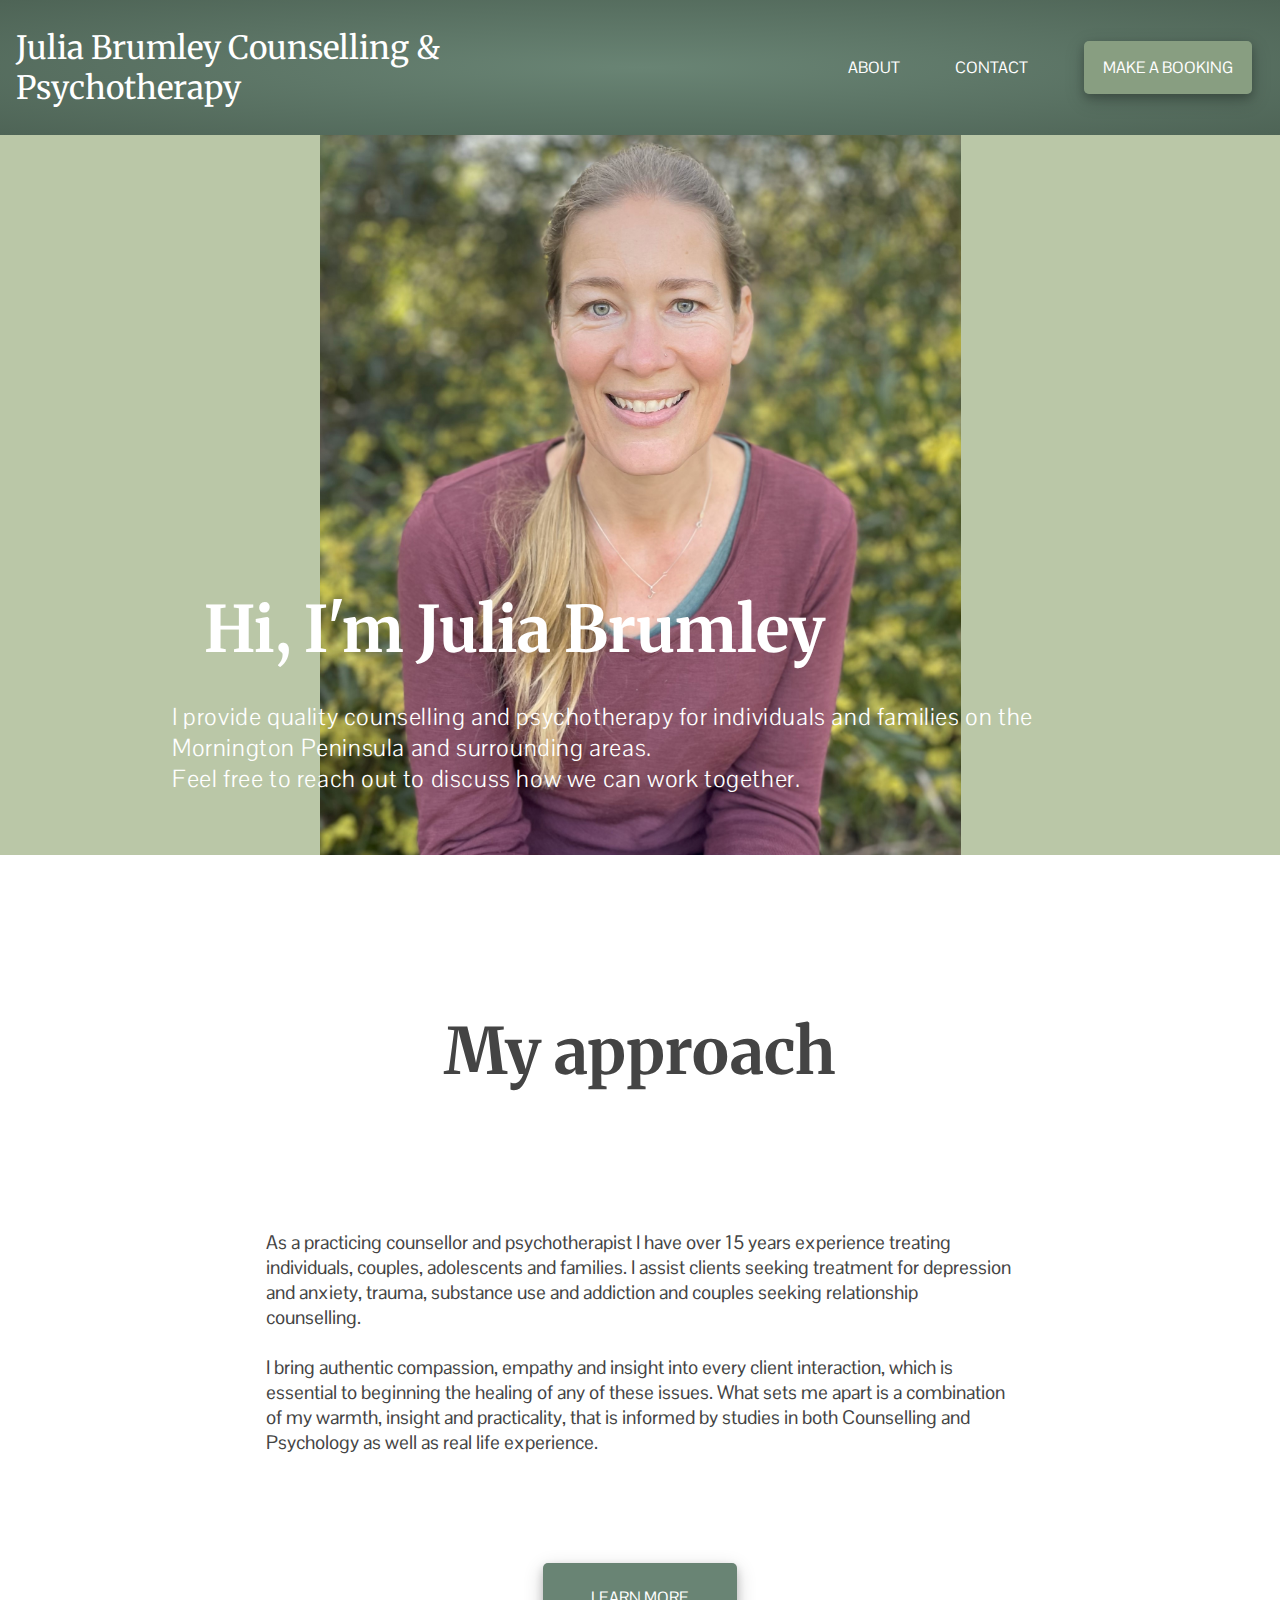
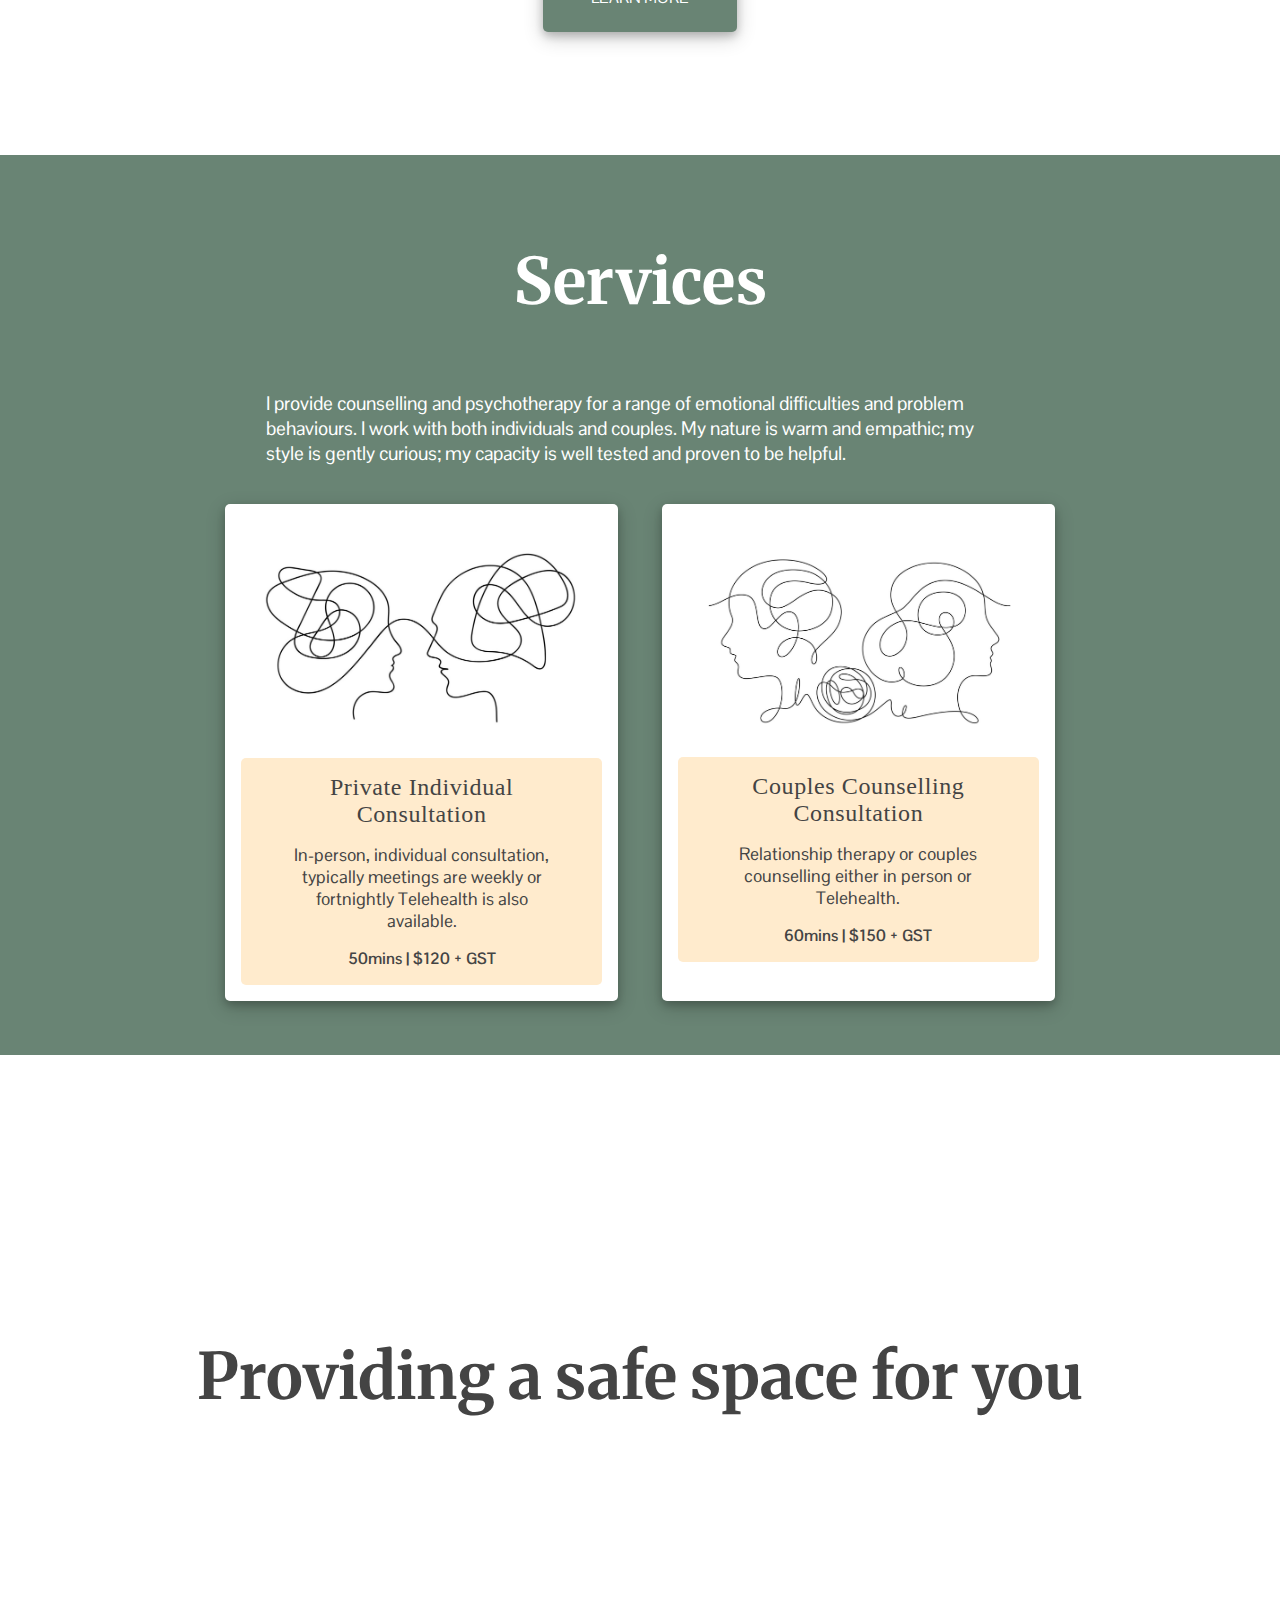
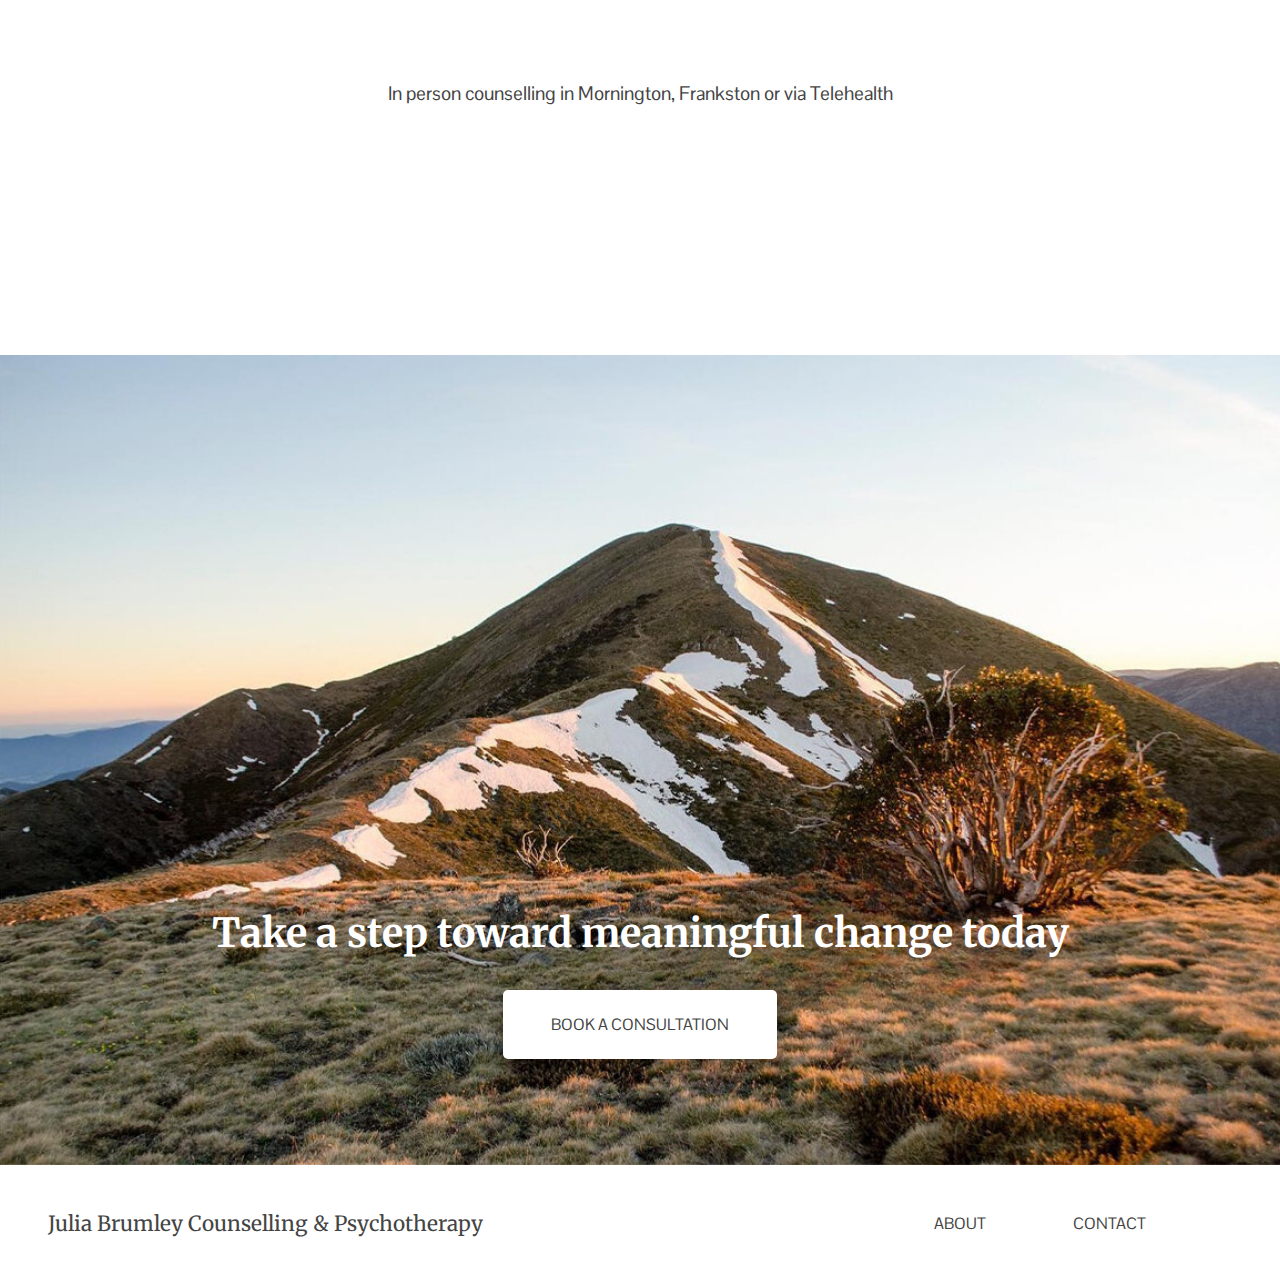
<file: index.html>
<!DOCTYPE html>
<html>
    <head>
        <meta charset="UTF-8">
        <title>Julia Brumley Counselling & Psychotherapy</title>
        <meta name="viewport" content="width=device-width, initial-scale=1.0">
        <meta name="keywords" content="counselling, psychology, psychotherapy, Mornington Peninsula, help with: addiction, eating disorders, post and antenatal depression, perinatal mental health, mental health, couples counselling, relationship counselling, sex and relationships, transition and adjustment, grief and loss, trauma, depression and anxiety">
        <meta name="description" content="Providing quality counselling and psychotherapy services on the Mornington Peninsula and surrounding areas.">
        <link rel="stylesheet" href="./resources/CSS/styles.css">
        <link href="https://fonts.googleapis.com/css2?family=Merriweather:wght@300;400;700&family=Pontano+Sans:wght@300;400;500;600;700&display=swap" rel="stylesheet">
        <link rel="stylesheet" href="https://cdnjs.cloudflare.com/ajax/libs/font-awesome/4.7.0/css/font-awesome.min.css">
        <link rel="apple-touch-icon" sizes="180x180" href="./resources/images/favicons/apple-touch-icon.png">
        <link rel="icon" type="image/png" sizes="32x32" href="./resources/images/favicons/favicon-32x32.png">
        <link rel="icon" type="image/png" sizes="16x16" href="./resources/images/favicons/favicon-16x16.png">
        <link rel="manifest" href="./resources/images/favicons/site.webmanifest">
    </head>
    <body>
        <header id="header">
            <nav class="nav">
                <div id="logo-container">
                    <a href="./index.html" id="title">Julia Brumley Counselling & Psychotherapy</a>	
                </div>	
                <ul class="nav-links">
                    <li><a href="./about.html">About</a></li>
                    <li><a href="./contact.html">Contact</a></li>
                    <li><a href="https://squareup.com/appointments/book/kt3gq66cddsoow/LNDW07JFC6YYN/start" target="_blank" id="nav-button">make a booking</a></li>
                </ul>
                <div class="burger">
                    <div class="line1"></div>
                    <div class="line2"></div>
                    <div class="line3"></div>
                </div>
            </nav>
            <div class="intro" id="intro">
                <div class="text-box">
                    <h1 class="animate">Hi, I'm Julia Brumley</h1>
                    <h3 class="animate">I provide quality counselling and psychotherapy for individuals and families on the Mornington Peninsula and surrounding areas.<br>
                        Feel free to reach out to discuss how we can work together.</h3>
                </div>
            </div>
        </header>
        <main >
            <section class="approach">
                <h1 class="animate">My approach</h1>
                <p class="animate">As a practicing counsellor and psychotherapist I have over 15 years experience treating individuals,
                    couples, adolescents and families. I assist clients seeking treatment for depression and anxiety,
                    trauma, substance use and addiction and couples seeking relationship counselling.<br><br>
                    I bring authentic compassion, empathy and insight into every client interaction, which is essential to
                    beginning the healing of any of these issues. What sets me apart is a
                    combination of my warmth, insight and practicality, that is informed by studies in both Counselling
                    and Psychology as well as real life experience.  
                </p>
                <a href="about.html" class="button animate">learn more</a>
            </section>
            <section class="services">
                <h1 class="animate">Services</h1>
                <p class="animate">I provide counselling and psychotherapy for a range of emotional difficulties
                    and problem behaviours. I work with both individuals and couples. My nature is warm and
                    empathic; my style is gently curious; my capacity is well tested and proven to be helpful.</p>
                <div class="service-cont">
                    <div class="private service-card animate">
                        <img src="./resources/images/private1.jpg" alt="line drawing of therapist and client">
                        <div class="text-card">
                            <h3>Private Individual Consultation</h3>
                            <p>In-person, individual consultation, typically meetings are weekly or fortnightly Telehealth is also available.
                            </p>
                            <h4>50mins | $120 + GST </h4>
                        </div>
            
                    </div>
                    <div class="couples service-card animate">
                        <img src="./resources/images/couples2.jpg" alt="line drawing of couple not seeing eye to eye">
                        <div class="text-card">
                            <h3>Couples Counselling Consultation</h3>
                            <p>Relationship therapy or couples counselling either in person or Telehealth. 
                            </p>
                            <h4>60mins | $150 + GST</h4>
                        </div>
         
                    </div>
                </div>
            </section>
            <section class="space">
                <h1 class="animate">Providing a safe space for you</h1>
                <p class="animate">In person counselling in Mornington, Frankston or via Telehealth</p>
            </section>
            <section class="quote">
                <h2 class="animate">Take a step toward meaningful change today</h2>
                <a href="https://squareup.com/appointments/book/kt3gq66cddsoow/LNDW07JFC6YYN/start" target="_blank" class="book animate">book a consultation</a>
            </section>
        </main>
        <footer>			
            <nav class="footer-nav">
                <div class="address">
                    <a href="./index.html" class="f-title">
                        Julia Brumley Counselling & Psychotherapy
                    </a>
                </div>
                <div class="footer-nav-cont">
                    <ul>
                        <li class="f-li"><a href="./about.html" class="footer-a">ABOUT</a></li>
                        <li class="f-li"><a href="./contact.html" class="footer-a">CONTACT</a></li>
			
                    </ul>
                </div>    	
            </nav>
        </footer>
        <script src="./resources/JS/index.js"></script>
    </body>
</html>
</file>
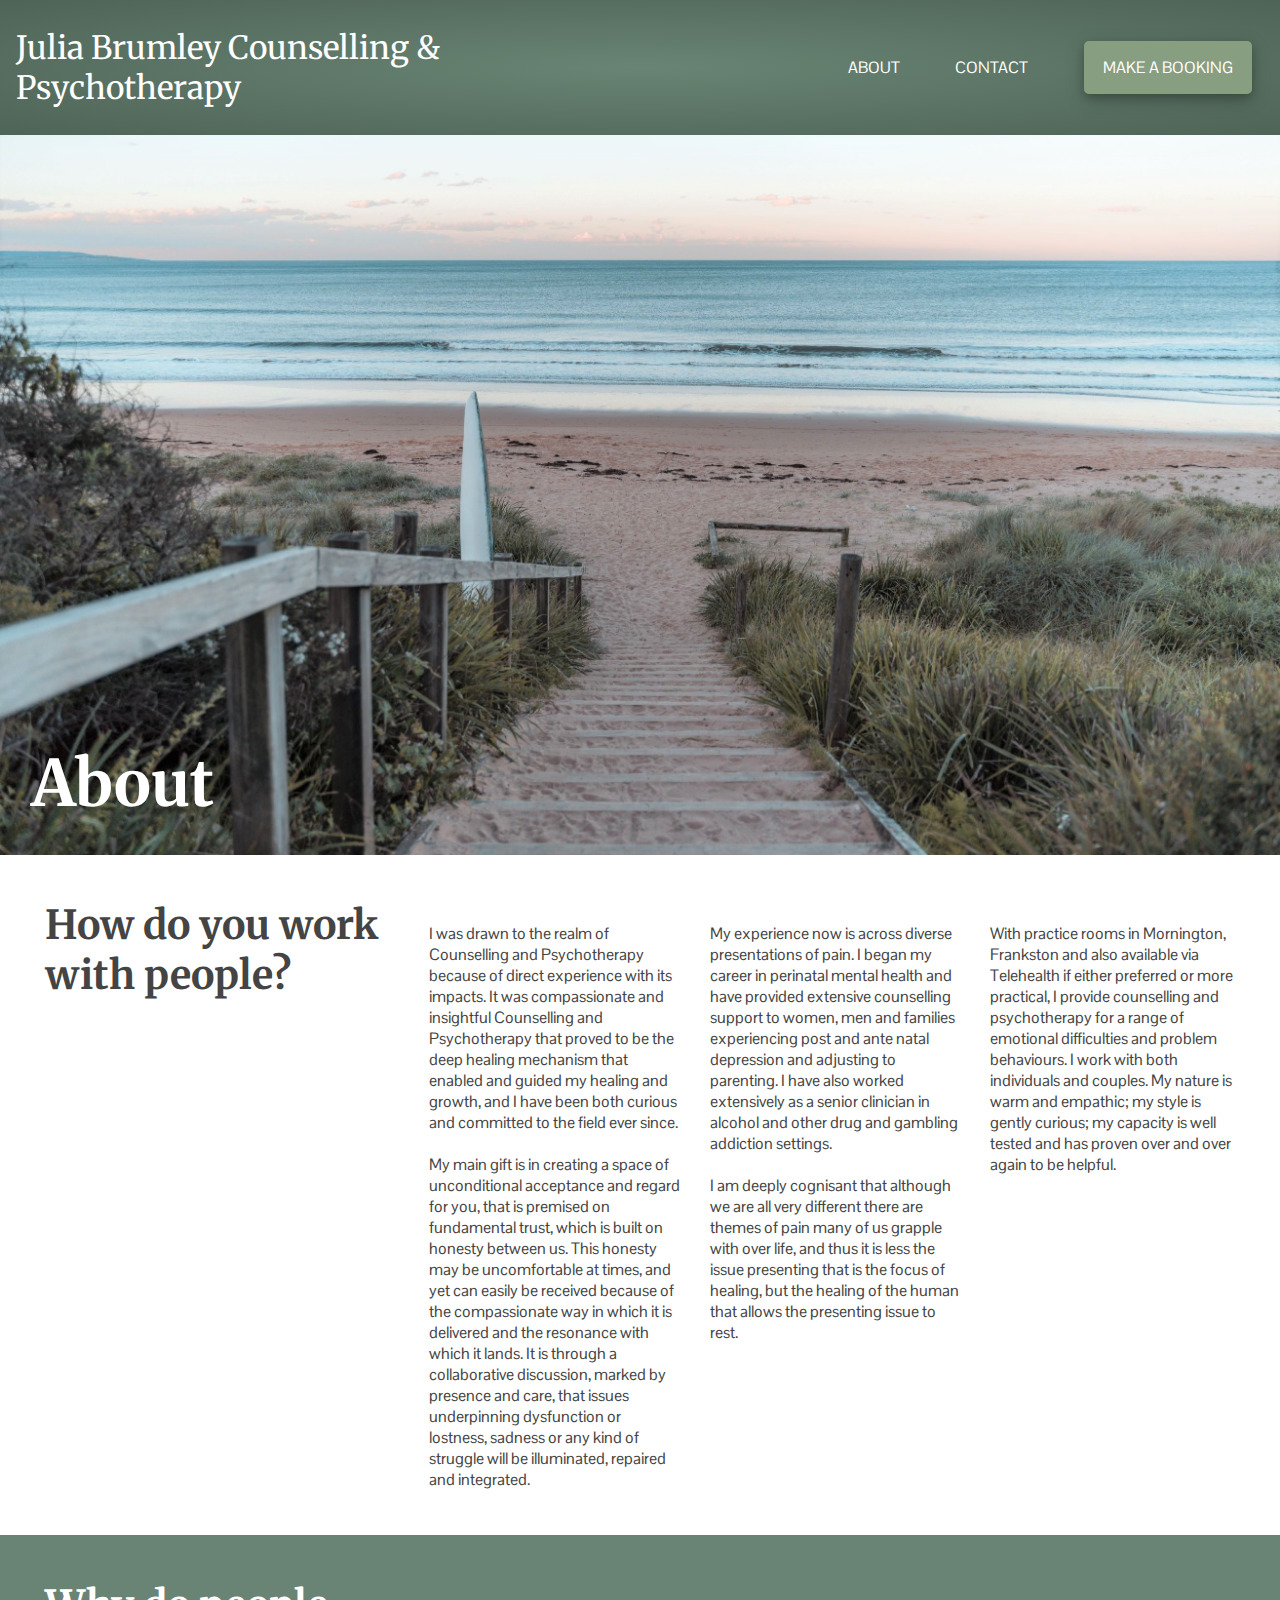
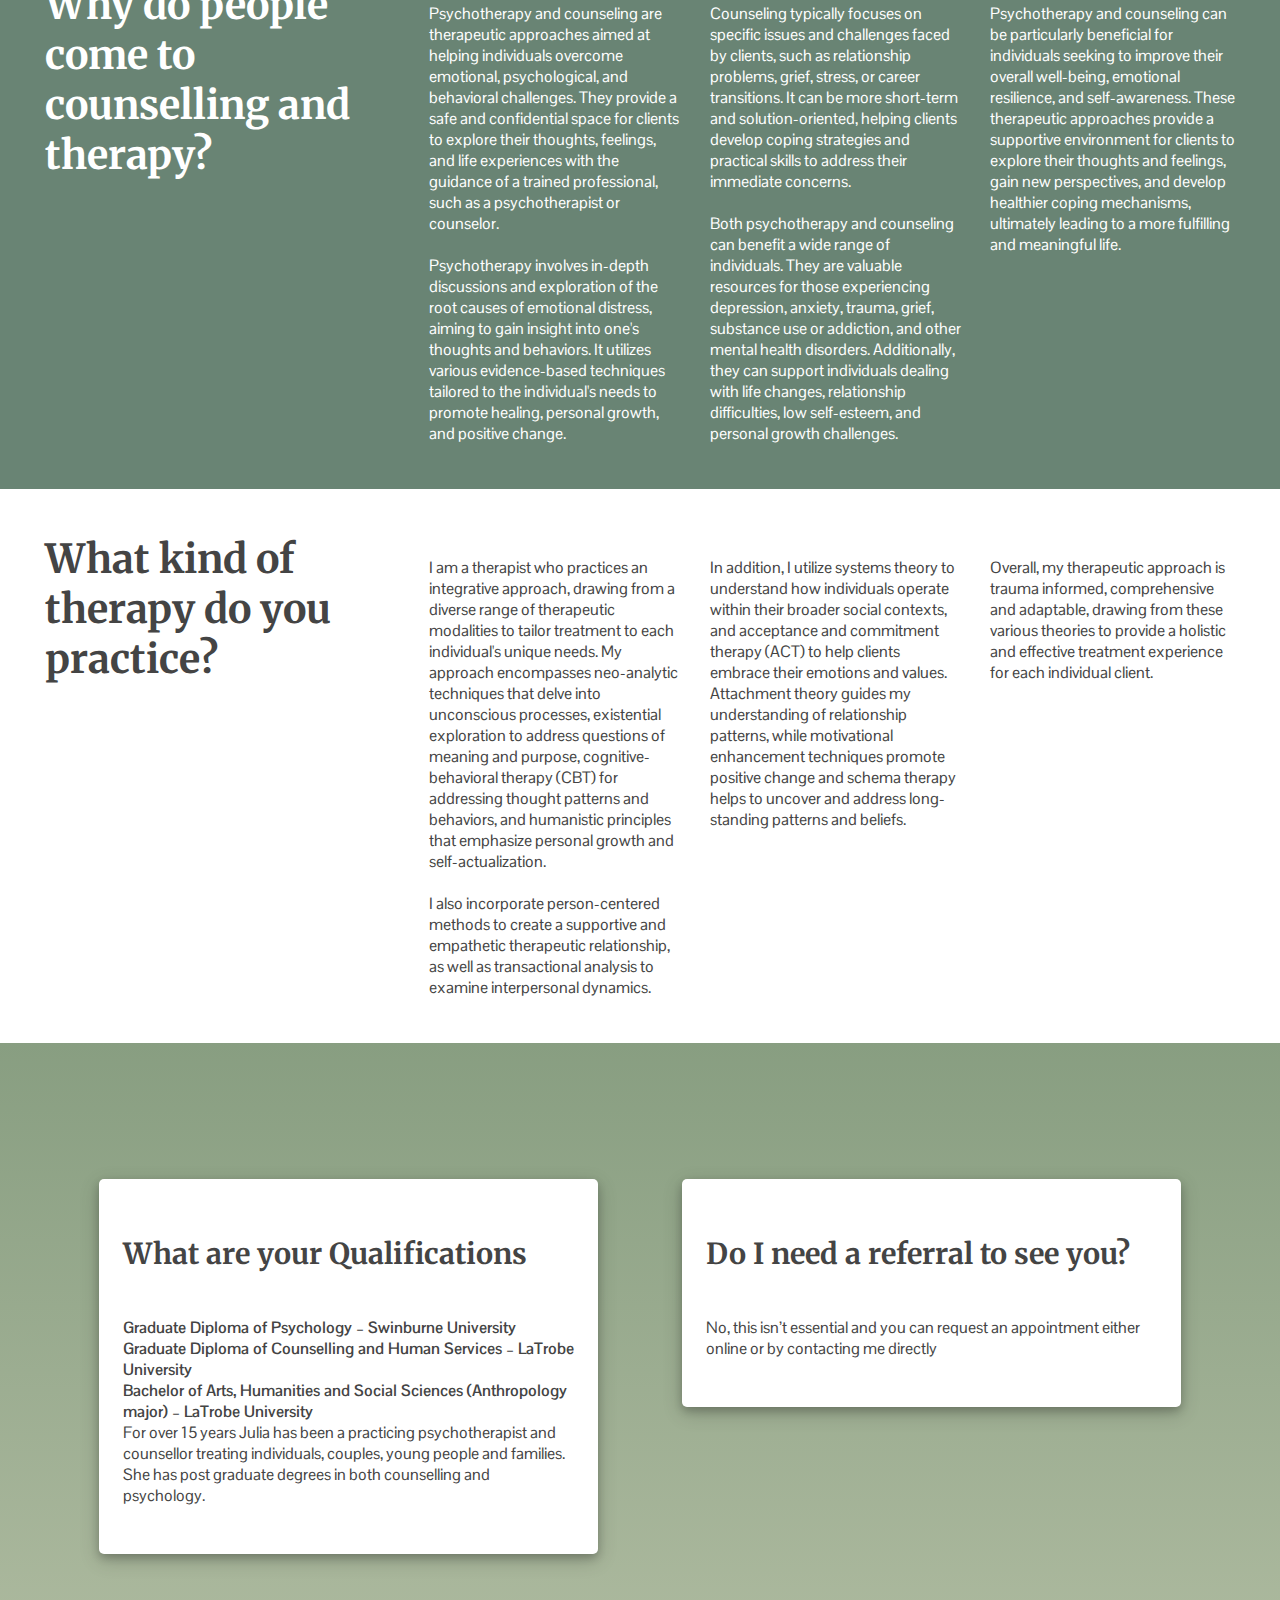
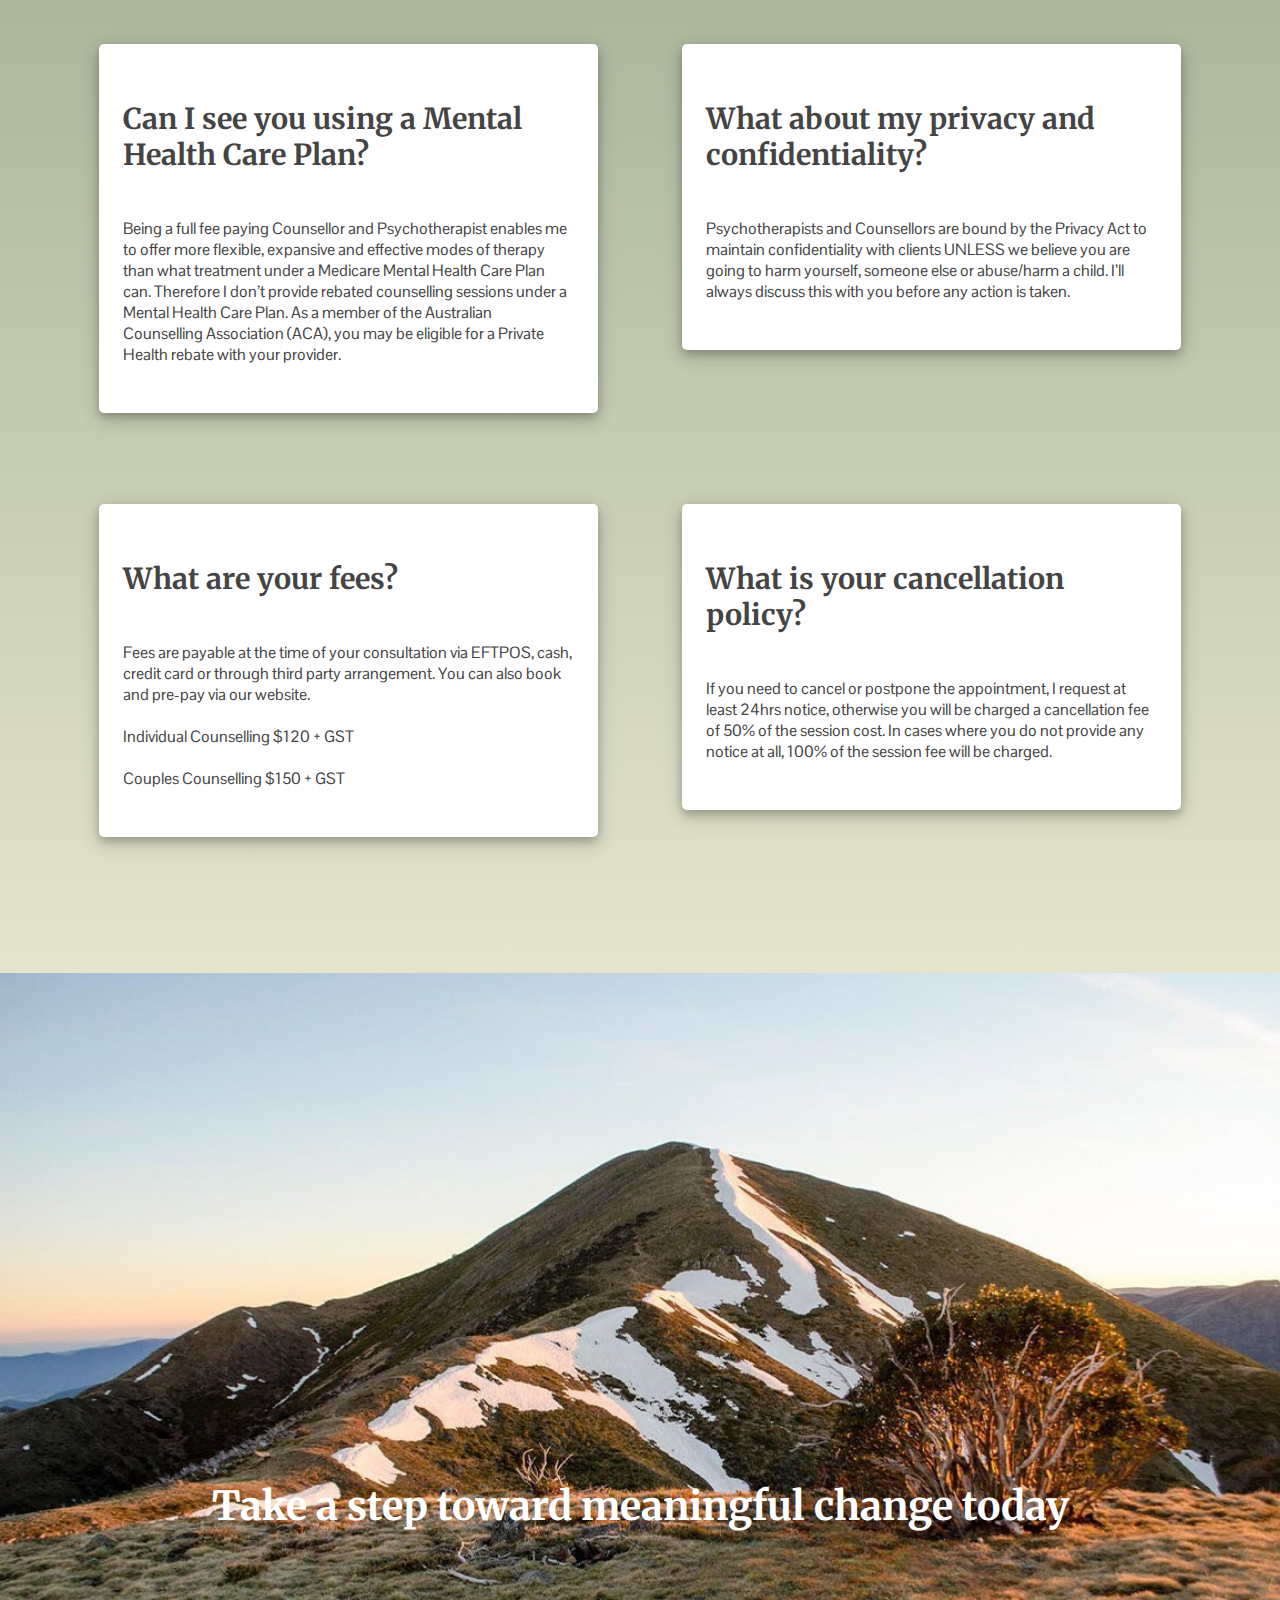
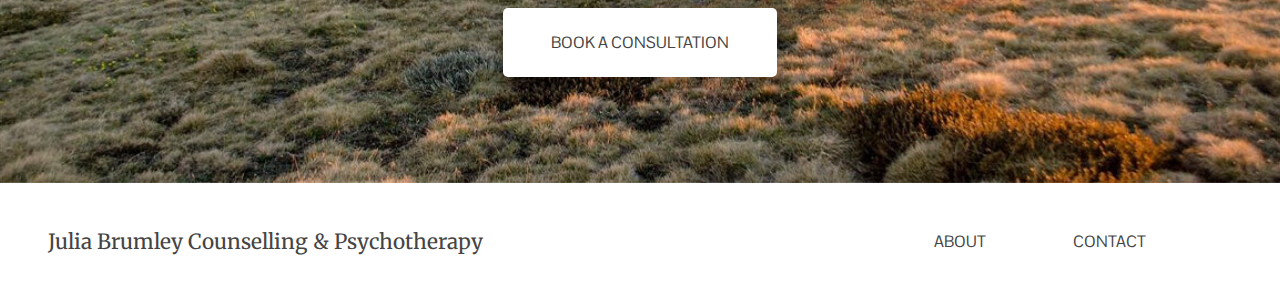
<file: about.html>
<!DOCTYPE html>
<html>
    <head>
        <meta charset="UTF-8">
        <title>About - Julia Brumley Counselling & Psychotherapy</title>
        <meta name="viewport" content="width=device-width, initial-scale=1.0">
        <meta name="keywords" content="counselling, psychotherapy, Mornington Peninsula">
        <meta name="description" content="Providing quality counselling and psychotherapy services on the Mornington Peninsula and surrounding areas.">
        <link rel="stylesheet" href="./resources/CSS/styles.css">
        <link href="https://fonts.googleapis.com/css2?family=Merriweather:wght@300;400;700&family=Pontano+Sans:wght@300;400;500;600;700&display=swap" rel="stylesheet">
        <link rel="stylesheet" href="https://cdnjs.cloudflare.com/ajax/libs/font-awesome/4.7.0/css/font-awesome.min.css">
        <link rel="apple-touch-icon" sizes="180x180" href="./resources/images/favicons/apple-touch-icon.png">
        <link rel="icon" type="image/png" sizes="32x32" href="./resources/images/favicons/favicon-32x32.png">
        <link rel="icon" type="image/png" sizes="16x16" href="./resources/images/favicons/favicon-16x16.png">
        <link rel="manifest" href="./resources/images/favicons/site.webmanifest">
    </head>
    <body>
        <header id="about-header">
            <nav class="nav">
                <div id="logo-container">
                    <a href="./index.html" id="title">Julia Brumley Counselling & Psychotherapy</a>	
                </div>	
                <ul class="nav-links">
                    <li><a href="./about.html">About</a></li>
                    <li><a href="./contact.html">Contact</a></li>
                    <li><a href="https://squareup.com/appointments/book/kt3gq66cddsoow/LNDW07JFC6YYN/start" target="_blank" id="nav-button">make a booking</a></li>
                </ul>
                <div class="burger">
                    <div class="line1"></div>
                    <div class="line2"></div>
                    <div class="line3"></div>
                </div>
            </nav>
            <h1 class="animate">About</h1>
        </header>
        <main class="main">
            <div class="about">
                <div class="h2-cont">
                    <h2 class="text-animate-left">How do you work with people?</h2>
                </div>
                <div class="therapy text-animate-right"> 
                    <p>I was drawn to the realm of Counselling and Psychotherapy because of direct experience
                        with its impacts. It was compassionate and insightful Counselling and Psychotherapy that
                        proved to be the deep healing mechanism that enabled and guided my healing and growth,
                        and I have been both curious and committed to the field ever since. <br><br>

                    My main gift is in creating a space of unconditional acceptance and regard for you, that is
                        premised on fundamental trust, which is built on honesty between us. This honesty may be
                        uncomfortable at times, and yet can easily be received because of the compassionate way in
                        which it is delivered and the resonance with which it lands. It is through a collaborative
                        discussion, marked by presence and care, that issues underpinning dysfunction or lostness,
                        sadness or any kind of struggle will be illuminated, repaired and integrated.</p>

                    <p> My experience now is across diverse presentations of pain. I began my career in perinatal
                        mental health and have provided extensive counselling support to women, men and families
                        experiencing post and ante natal depression and adjusting to parenting. I have also worked
                        extensively as a senior clinician in alcohol and other drug and gambling addiction settings.<br><br>
                        I am deeply cognisant that although we are all very different there are themes of pain many
                        of us grapple with over life, and thus it is less the issue presenting that is the focus of
                        healing, but the healing of the human that allows the presenting issue to rest.</p>

                    <p>With practice rooms in Mornington, Frankston and also available via Telehealth if either preferred or
                        more practical, I provide counselling and psychotherapy for a range of emotional difficulties
                        and problem behaviours. I work with both individuals and couples. My nature is warm and 
                        empathic; my style is gently curious; my capacity is well tested and has proven over and
                        over again to be helpful.</p>
                </div>       
                
            </div>
            <div class="about" id="about-approach">
                <div class="h2-cont">
                    <h2 class="text-animate-left">Why do people come to counselling and therapy?</h2>
                </div>    
                <div class="therapy text-animate-right"> 
                    <p>Psychotherapy and counseling are therapeutic approaches aimed at helping individuals overcome emotional, psychological, and behavioral challenges. They provide a safe and confidential space for clients to explore their thoughts, feelings, and life experiences with the guidance of a trained professional, such as a psychotherapist or counselor.<br><br>

                    Psychotherapy involves in-depth discussions and exploration of the root causes of emotional distress, aiming to gain insight into one's thoughts and behaviors. It utilizes various evidence-based techniques tailored to the individual's needs to promote healing, personal growth, and positive change.</p>
                    
                    <p>Counseling typically focuses on specific issues and challenges faced by clients, such as relationship problems, grief, stress, or career transitions. It can be more short-term and solution-oriented, helping clients develop coping strategies and practical skills to address their immediate concerns.<br><br>
                    
                    Both psychotherapy and counseling can benefit a wide range of individuals. They are valuable resources for those experiencing depression, anxiety, trauma, grief, substance use or addiction, and other mental health disorders. Additionally, they can support individuals dealing with life changes, relationship difficulties, low self-esteem, and personal growth challenges.</p>
                    
                    <p>Psychotherapy and counseling can be particularly beneficial for individuals seeking to improve their overall well-being, emotional resilience, and self-awareness. These therapeutic approaches provide a supportive environment for clients to explore their thoughts and feelings, gain new perspectives, and develop healthier coping mechanisms, ultimately leading to a more fulfilling and meaningful life.<br><br></p>
                </div>
            </div>
            <div class="about">
                <div class="h2-cont">
                    <h2 class="text-animate-left">What kind of therapy do you practice?</h2>
                </div> 
                <div class="therapy text-animate-right">
                    <p>I am a therapist who practices an integrative approach, drawing from a diverse range of therapeutic modalities to tailor treatment to each individual's unique needs. My approach encompasses neo-analytic techniques that delve into unconscious processes, existential exploration to address questions of meaning and purpose, cognitive-behavioral therapy (CBT) for addressing thought patterns and behaviors, and humanistic principles that emphasize personal growth and self-actualization.<br><br>
                        I also incorporate person-centered methods to create a supportive and empathetic therapeutic relationship, as well as transactional analysis to examine interpersonal dynamics.</p>

                    <p>In addition, I utilize systems theory to understand how individuals operate within their broader social contexts, and acceptance and commitment therapy (ACT) to help clients embrace their emotions and values. Attachment theory guides my understanding of relationship patterns, while motivational enhancement techniques promote positive change and schema therapy helps to uncover and address long-standing patterns and beliefs.
                    </p>    
                    <p>Overall, my therapeutic approach is trauma informed, comprehensive and adaptable, drawing from these various theories to provide a holistic and effective treatment experience for each individual client.
                    </p>    
                </div>       
            </div>
            <section class="faq">
                <div class="faq-cont">
                    <div class="card-cont">
                        <div class="q-card animate">
                            <h2>What are your Qualifications</h2>
                            <h4>Graduate Diploma of Psychology – Swinburne University <br>
                                Graduate Diploma of Counselling and Human Services – LaTrobe University <br>
                                Bachelor of Arts, Humanities and Social Sciences (Anthropology major) – LaTrobe University</h5>
                            <p>For over 15 years Julia has been a practicing psychotherapist and counsellor treating
                                individuals, couples, young people and families. She has post graduate degrees in both
                                counselling and psychology.
                            </p>
                        </div>
                        <div class="q-card animate">
                            <h2>Do I need a referral to see you?</h2>
                            <p>No, this isn’t essential and you can request an appointment either online or by contacting me directly</p>
                        </div>    
                    </div>
                    <div class="card-cont">
                        <div class="q-card animate">
                            <h2>Can I see you using a Mental Health Care Plan?</h2>
                            <p>Being a full fee paying Counsellor and Psychotherapist enables me to offer more flexible, 
                                expansive and effective modes of therapy than what treatment under a Medicare Mental Health Care Plan can. 
                                Therefore I don’t provide rebated counselling sessions under a Mental Health Care Plan. 
                                As a member of the Australian Counselling Association (ACA), 
                                you may be eligible for a Private Health rebate with your provider.</p>
                        </div>
                        <div class="q-card animate">
                            <h2>What about my privacy and confidentiality?</h2>
                            <p>Psychotherapists and Counsellors are bound by the Privacy Act to maintain confidentiality with clients UNLESS we believe you are going to harm yourself, 
                                someone else or abuse/harm a child. 
                                I’ll always discuss this with you before any action is taken.</p>
                        </div>
                    </div>
                    <div class="card-cont">   
                        <div class="q-card animate">
                            <h2>What are your fees?</h2>
                            <p>Fees are payable at the time of your consultation via  EFTPOS, cash, credit card or through third party arrangement.  You can also book and pre-pay via our website.<br><br>

                                Individual Counselling $120 + GST<br><br>
                                
                                Couples Counselling $150 + GST</p>
                        </div>
                        <div class="q-card animate">
                            <h2>What is your cancellation policy?</h2>
                            <p>If you need to cancel or postpone the appointment,  I request at least 24hrs notice, 
                                otherwise you will be charged a cancellation fee of 50% of the session cost. 
                                In cases where you do not provide any notice at all, 
                                100% of the session fee will be charged.</p>
                        </div>
                    </div>    
                </div>

            </section>
            <section class="quote">
                <h2 class="animate">Take a step toward meaningful change today</h2>
                <a href="https://squareup.com/appointments/book/kt3gq66cddsoow/LNDW07JFC6YYN/start" target="_blank" class="book animate">book a consultation</a>
            </section>
        </main>
        <footer class="footer">			
            <nav class="footer-nav">
                <div class="address">
                    <a href="./index.html" class="f-title">
                        Julia Brumley Counselling & Psychotherapy
                    </a>
                </div>
                <div class="footer-nav-cont">
                    <ul>
                        <li class="f-li"><a href="./about.html" class="footer-a">ABOUT</a></li>
                        <li class="f-li"><a href="./contact.html" class="footer-a">CONTACT</a></li>
			
                    </ul>
                </div>    	
            </nav>
        </footer>
        <script src="./resources/JS/index.js"></script>
    </body>
</html>
</file>
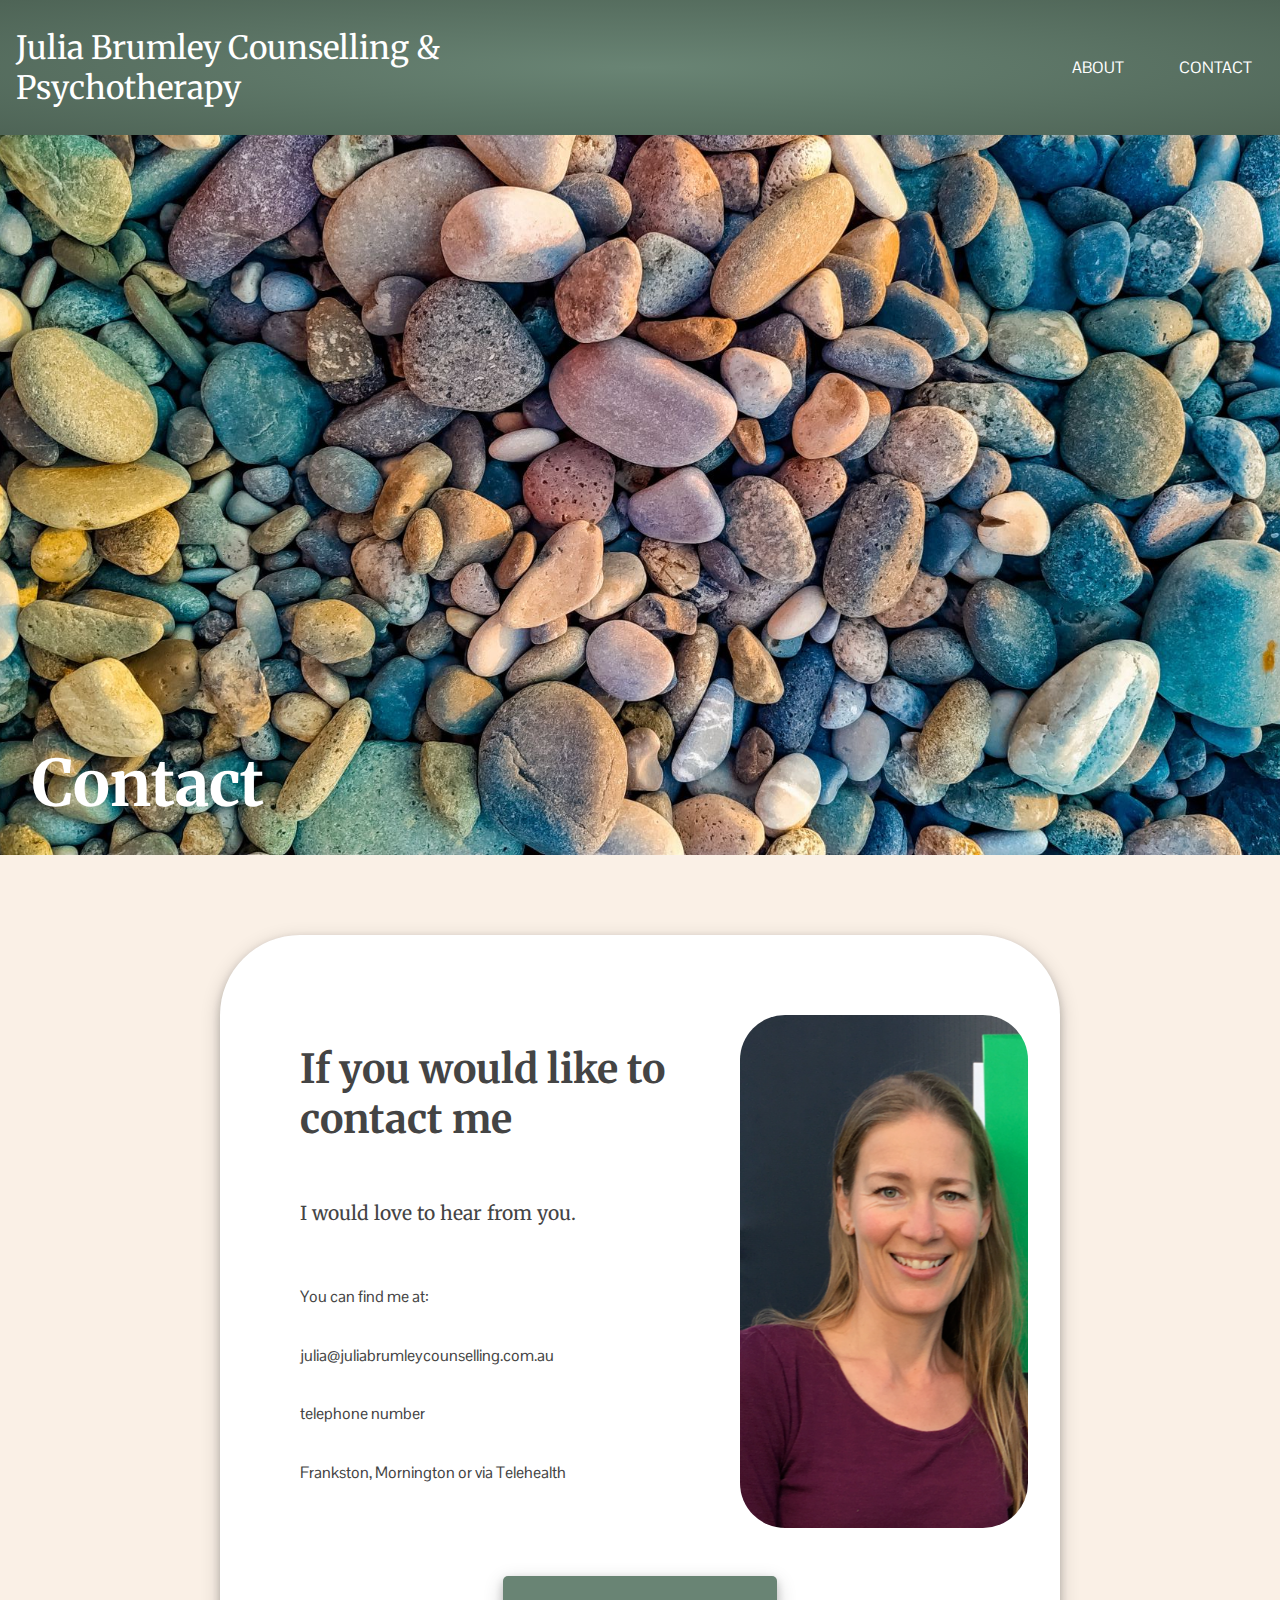
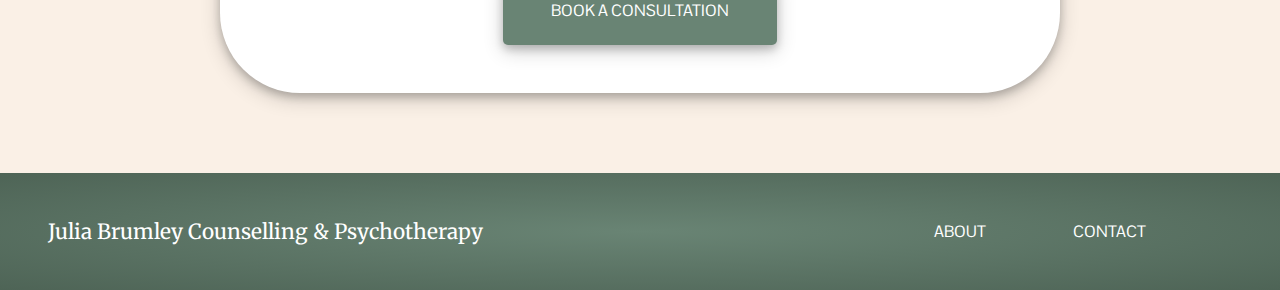
<file: contact.html>
<!DOCTYPE html>
<html>
    <head>
        <meta charset="UTF-8">
        <title>Contact - Julia Brumley Counselling & Psychotherapy</title>
        <meta name="viewport" content="width=device-width, initial-scale=1.0">
        <meta name="keywords" content="counselling, psychotherapy, Mornington Peninsula">
        <meta name="description" content="Providing quality counselling and psychotherapy services on the Mornington Peninsula and surrounding areas.">
        <link rel="stylesheet" href="./resources/CSS/styles.css">
        <link href="https://fonts.googleapis.com/css2?family=Merriweather:wght@300;400;700&family=Pontano+Sans:wght@300;400;500;600;700&display=swap" rel="stylesheet">
        <link rel="stylesheet" href="https://cdnjs.cloudflare.com/ajax/libs/font-awesome/4.7.0/css/font-awesome.min.css">
        <link rel="apple-touch-icon" sizes="180x180" href="./resources/images/favicons/apple-touch-icon.png">
        <link rel="icon" type="image/png" sizes="32x32" href="./resources/images/favicons/favicon-32x32.png">
        <link rel="icon" type="image/png" sizes="16x16" href="./resources/images/favicons/favicon-16x16.png">
        <link rel="manifest" href="./resources/images/favicons/site.webmanifest">
    </head>
    <body>
        <header id="contact-header">
            <nav class="nav">
                <div id="logo-container">
                    <a href="./index.html" id="title">Julia Brumley Counselling & Psychotherapy</a>	
                </div>	
                <ul class="nav-links">
                    <li><a href="./about.html">About</a></li>
                    <li><a href="./contact.html">Contact</a></li>
                </ul>
                <div class="burger">
                    <div class="line1"></div>
                    <div class="line2"></div>
                    <div class="line3"></div>
                </div>
            </nav>
            <h1 class="animate">Contact</h1>
        </header>
        <main class="contact-main">
            <div class= "contact-container animate">
                <div class="contact-wrapper">
                    <div class="contact-text">
                        <h2>If you would like to contact me</h2>
                        <h3>I would love to hear from you.<br><br></h3>
                        <p>You can find me at:</p>
                        <a href="mailto: julia@juliabrumleycounselling.com.au">julia@juliabrumleycounselling.com.au</a>
                        <a href="tel">telephone number</a>
                        <p>Frankston, Mornington or via Telehealth</p>
                    </div>
                    <div class="portrait-container">
                        <img src="./resources/images/Julia.PNG" alt="portrait of Julia Brumley">
                    </div>
                </div>
                <div class="booking-wrapper">
                    <a href="https://squareup.com/appointments/book/kt3gq66cddsoow/LNDW07JFC6YYN/start" target="_blank" class="book animate" id="contact-book">BOOK A CONSULTATION</a>
                </div>
            </div>
        </main>
        <footer class="contact-footer">			
            <nav class="footer-nav">
                <div class="address">
                    <a href="./index.html" class="f-title">
                        Julia Brumley Counselling & Psychotherapy
                    </a>
                </div>
                <div class="footer-nav-cont">
                    <ul>
                        <li class="f-li"><a href="./about.html" class="footer-a">ABOUT</a></li>
                        <li class="f-li"><a href="./contact.html" class="footer-a">CONTACT</a></li>
			
                    </ul>
                </div>   	
            </nav>
        </footer>
        <script src="./resources/JS/index.js"></script>
    </body>
</html>
</file>
<file: resources/CSS/styles.css>
/* Global styles */
* {
    padding: 0;
    margin: 0;
    box-sizing: border-box;
}

body {
	margin: 0;
	padding: 0;
    font-family: 'Pontano Sans', sans-serif;
	color: #fff;
	display: flex;
	flex-direction: column;
	width: 100%;
	overflow-x: hidden;
}

/* Header styles */
header {
    display: flex;
    flex-direction: column;
    justify-content: space-between;
	height: 95vh;
	width: 100%;
	overflow: hidden;
    background-image: url(../images/julia5_200.jpg);
    background-repeat: no-repeat;
	background-size: cover;
	background-position: center;
}
#about-header {
    background-image: url(../images/ocean-small.jpg);
}

#contact-header {
    background-image: url(../images/stones-small.jpg);
}

/* nav styling */
.nav {
	height: 10vh;
	width: 100%;
	display: flex;
	justify-content: space-around;
	align-items: center;
	position: relative;
	z-index: 1;
    background: radial-gradient(#698474, #4e6456);
    padding-left: 1rem;
}

.nav-links {
	display: flex;
    justify-content: flex-end;
    width: 50%;
	list-style-type: none;
	margin: 0;
	padding: 0;
}

.nav-links li {
	margin: 0 15px;
	padding: 0.8rem;
	border-radius: 5px;
}

#nav-button {
    background-color: #889E81;
    color:#fff;
    padding: 1rem 1.2rem;
    box-shadow: 0 4px 8px 0 rgba(0, 0, 0, 0.2), 0 6px 20px 0 rgba(0, 0, 0, 0.19);
    border-radius: 5px;
    transition: background-color 0.3s ease-in-out;
}
#nav-button:hover {
    background-color: blanchedalmond;
    color:#444;


}
.nav-links a {
	color:#fff;
	text-decoration: none;
	font-size: 1rem;
	text-transform: uppercase;
    transition: color 0.3s ease-in-out;
}

.nav-links a:hover {
	color: blanchedalmond;
}



#title {
    font-family: 'Merriweather', serif; 
    font-size: 2rem;
    color:#fff;
	text-decoration: none;
}

.burger {
    display: none;
    cursor: pointer;
}

.burger > div {
    width: 25px;
    height: 2px;
    background-color: #FAF9F6;
    margin: 5px;
    transition: all 0.3s ease;
}

.intro {
    display: flex;
    justify-content: space-around;
    align-items: center;
    margin-bottom: 5vh;
    padding: 1rem;
}

h1 {
    font-family: 'Merriweather', serif; 
    font-size: 4rem;
    margin: 2rem;
}
h2 {
    font-family: 'Merriweather', serif; 
    font-size: 2.5rem;
}

h3 { 
    font-size: 1.5rem;
    font-weight: 300;
    letter-spacing: 0.6px;
 }

p {
    font-size: 1.2rem;
    max-width: 80%;
 }
.text-box {
    max-width: 65%;
}


/* MAIN styles */


section {
    height: 90vh;
    display: flex;
    flex-direction: column;
    align-items: center;
    justify-content: space-evenly;
    padding: 1rem;
        
    /* animation: fade linear both;
    animation-timeline: view();
    animation-range: entry 50% cover 50%;
}
@keyframes fade {
    from {
        opacity: 0;
    }
    to {
        opacity: 1;
    }
    */
}


section a {
    text-decoration: none;
    text-transform: uppercase;
}
.button {
    background: #698474;
    color:#fff;
    padding: 1.5rem 3rem;
    border-radius: 5px;
    box-shadow: 0 4px 8px 0 rgba(0, 0, 0, 0.2), 0 6px 20px 0 rgba(0, 0, 0, 0.19);
    transition: transform 0.3s ease-in-out, background-color 0.3s ease-in-out;
}
.button:hover {
    background-color: blanchedalmond;
    color:#444;
    transform: scale(1.05);
}
.book {
    background: #fff;
    color:#444;
    padding: 1.5rem 3rem;
    border-radius: 5px;
    box-shadow: 0 4px 8px 0 rgba(0, 0, 0, 0.2), 0 6px 20px 0 rgba(0, 0, 0, 0.19);
    transition: transform 0.3s ease-in-out, background-color 0.3s ease-in-out;
}
.book:hover {
    background-color:  blanchedalmond;
    color:#444;
    transform: scale(1.05);
}
.approach {
    color: #444;
}
.services {
    background-color: #698474;
}
.service-cont {
    display: flex;
    flex-direction: row;
    max-width: 100%;
    justify-content: space-around;
}
.service-card {
    background-color: white;
    color: #444;
    display: flex;
    flex-direction: column;
    align-items: center;
    max-width: 45%;
    box-shadow: 0 4px 8px 0 rgba(0, 0, 0, 0.2), 0 6px 20px 0 rgba(0, 0, 0, 0.19);
    border-radius: 5px;
}
.text-card {
    border-radius: 5px;
    margin: 1rem;
    display: flex;
    text-align: center;
    background-color: rgb(255, 235, 205);
    flex-direction: column;
    align-items: center;
}

.service-cont h3 {
    font-family: 'Merriweather, serif';
    margin: 1rem 0;
    max-width: 75%;
    text-align: center;
}
.service-cont img {
    margin-top: 2rem;
    max-width: 80%;
}
.service-cont p {
    padding: 0 1rem 1rem 1rem;
    font-size: 1.1rem;
}
.service-cont h4 {
    padding-bottom: 1rem;
}

.space {
    color:#444;
}
.quote {
    max-height: 90vh;
    justify-content: flex-end;
    background-image: url(../images/feathertop.jpg);
    background-repeat: no-repeat;
	background-size: cover;
	background-position: bottom;
}
.quote h2 {
    padding:2rem;
}
.quote a {
    margin-bottom: 3vh;
}



/* ABOUT Specific styles */



.main {
    height: fit-content;
    color:#444;
    display: flex;
    flex-direction: column;
    justify-content: space-evenly;
}

.therapy {
    display: flex;
    justify-content: space-evenly;
}
.main p {
    font-size: 1rem;
    max-width: 29%;
}
.main h2{
    margin: 5vh 0;
}
.about {
    display: flex;
    flex-direction: row;
    min-height: 50vh;
    align-items: baseline;
    padding: 0 1vh 5vh 5vh;
}
.h2-cont {
    min-width: 29%;
}
.faq {
    background:linear-gradient(#889E81, #E5E4CC);
    height: 170vh;
}
.faq-cont{ 
    display: flex;
    flex-direction: column;
    justify-content: space-around;
    height: 90%;
}
.card-cont{
    display: flex;
    flex-direction: row;
    justify-content: space-evenly;
    align-items: baseline;
}
.q-card{
    width: 40%;
    height: fit-content;
    background-color: #fff;
    color:#444;
    padding: 3rem 1.5rem;
    border-radius: 5px;
    box-shadow: 0 4px 8px 0 rgba(0, 0, 0, 0.2), 0 6px 20px 0 rgba(0, 0, 0, 0.19);
}
.q-card h2{
    font-size: 1.8rem;
    margin: 1vh 0 5vh 0;
}
.q-card p{
   max-width: 100%;
}
.quote h2{
    color: #fff;
}
#about-approach {
    background-color: #698474;
    color:#fff;
}



/* CONTACT STYLES */




.contact-main{
    display: flex;
    flex-direction: column;
    justify-content: space-evenly;
    padding: 5rem;
    background-color: linen;
    align-items: center;
    height: fit-content;
    color:#444;
}
.contact-container {
    display: flex;
    flex-direction: column;
    justify-content: space-between;
    width: 75%;
    border-radius: 5rem;
    background-color: #fff;
    box-shadow: 0 4px 8px 0 rgba(0, 0, 0, 0.2), 0 6px 20px 0 rgba(0, 0, 0, 0.19);
}
.contact-container h2{
    margin-top: 0;
    margin-bottom: 3vh;
}
.contact-wrapper {
    display: flex;
    flex-direction: row;
}
.contact-text {
    display:flex;
    flex-direction: column;
    justify-content: space-evenly;
    padding: 5rem 0 1rem 5rem;
    width: 60%;
}
.contact-text h3 {
    font-family: 'Merriweather', serif; 
    font-size: 1.2rem;
    font-weight: 400;
    letter-spacing: normal;
}
.contact-text a{
    margin-top: 0.5rem;
    text-decoration: none;
    color:#444;
}
.contact-text p {
    width: 100%;
    font-size: 1rem;
    margin-top: 0.5rem;
}

#contact-book {
    width:fit-content;
    background-color: #698474;
    color:#fff;
    text-decoration: none;
}
#contact-book:hover {
    background-color: blanchedalmond;
    color:#444;
}

.portrait-container {
    display:flex;
    flex-direction: column;
    justify-content: center;
    padding: 5rem 2rem 0 1rem;
    width: 40%;
}
.portrait-container img {
    border-radius: 5vh;
    width: 100%;
}
.booking-wrapper {
    display: flex;
    justify-content: center;
    align-items: center;
    margin: 3rem;
}
@media screen and (max-width: 1122px) {
    .contact-container {
        width: 80%;
    }
}
@media screen and (max-width: 940px) {
    .contact-container {
        width: 100%;
    }
}

/* FOOTER styles */


footer {   
    display: flex;
    flex-direction: row;
    align-items: center;
    height: 13vh;
    background-color: #fff;
}
.contact-footer{
    height: 13vh;
    background: radial-gradient(#698474, #4e6456);
}
.contact-footer nav {
    color:#fff;
}
.contact-footer a {
    color:#fff;
}
.contact-footer a:hover {
    color:blanchedalmond;
}
.footer-nav {
    display: flex;
    flex-direction: row;
    justify-content: space-around;
    align-items: center;
    width: 100%;
    color:#444;
}
.address {
    min-width:55%;
}

.footer-nav-cont {
    width: 30%;
}

footer a {
    text-decoration: none;
    color: #444;
}

.f-li {
    list-style: none;
}
.f-title {
    font-family: 'Merriweather', 'serif';
    font-size: 1.3rem;
    font-weight: 400;

}

footer ul {
    display: flex;
    flex-direction: row;
    justify-content: space-evenly;
}


/* RESPONSIVE */

@media screen and (max-width:1799px) and (orientation: landscape){
    section {
        width:100%;
    }
    .about {
        width: 100%;
    }
}


@media screen and (min-width:1800px) and (orientation: landscape) {
    header {
        height: 100vh;
    }
    main {
        background-image: url(../images/linnen.jpg);
        background-size: contain;
        background-repeat: repeat;
        display: flex;
        flex-direction: column;
        align-items: center;
    }
    section {
        width: 60%;
    }
    .approach {
        background-color: #fff;
    }
    .space {
        background-color: #fff;
    }
    .about {
        width: 60%;
        background-color: #fff;
    }
    .contact-container {
        width: 60%;
    }
}
@media screen and (max-width: 1384px) {
    .nav {
        height: 15vh;
    }
}
@media screen and (max-width: 1067px) {

	body {
        overflow-x: hidden;
    }

    .nav {
        height: 10vh;
    }

    .nav-links {
        position: absolute;
        right: 0px;
        height: 90vh;
        top: 10vh;
        background: blanchedalmond;
        display: flex;
        flex-direction: column;
        align-items: center;
		justify-content: space-evenly;
        width: 35%;
        transform: translateX(100%);
        transition: transform 0.5s ease-in;
		z-index: 2;

    }
    .nav-links li{
        opacity: 0;
    }
    .nav-links a {
        color: #444;
    }
    .burger {
        display: block;
		z-index: 3;
    }

.nav-active{
    transform: translateX(0%);
}

@keyframes navLinkFadeIn{
    from{
        opacity: 0;
        transform: translateX(50px);
    }
    to{
        opacity: 1;
        transform: translateX(0px);
    }
}

@keyframes navLinkFadeOut{
    from{
        opacity: 1;
        transform: translateX(0px);
    }
    to{
        opacity: 0;
        transform: translateX(50px);
    }
}

.toggle .line1 {
    transform: rotate(-45deg) translate(-5px, 5px);
}

.toggle .line2 {
    opacity: 0;
}

.toggle .line3 {
    transform: rotate(+45deg) translate(-5px, -5px);
}

.address {
    margin-left: 1rem;
}
}

@media screen and (min-width: 950px) {
    #header {
        background-color: #BAC7A7;
        background-size: contain;
    }
    .text-box{
        max-width: 40%;
    }
    .approach p {
        max-width:60%;
    }
    .service-cont {
        max-width: 70%;
    }
    .services p{
        max-width: 60%;
    }
    .service-card p{
        max-width: 80%;
    }
    .quote a {
        margin-bottom: 10vh;
    }
}



@media only screen and (orientation: landscape) and (min-height: 601px) {

    section {
        height: 100vh;
    }
    .text-box {
        max-width: 75%;
    }
  }

 @media only screen and  (orientation: landscape) and (max-height: 600px) {

    #header {
        background-size: contain;
        background-color: #BAC7A7;
    }
    section {
        height: 130vh;
    }
    .text-box {
        max-width: 75%;
    }
    .service-cont {
        align-items: center;
    }
    .service-card {
        max-width: 70%;
    }
  } 

  @media only screen and  (orientation: landscape) and (max-width: 950px) {

    #header {
        background-size: contain;
        background-color: #BAC7A7;
    }
    .text-box {
        max-width: 90%;
    }
  }

  /* PORTRAIT  */


@media screen and (max-width: 930px) {
    .about {
        flex-direction: column;
    }
}

@media screen and (max-width: 768px) {

    
    /* GENERAL & INDEX */


    header {
        height: 100vh;
    }
    section {
        height: 100vh;
    }
    #title {
        font-size: 1.3rem;
    }
    .nav {
        height: 15vh;
        padding: 0 1rem;
    }
    .nav-links {
        top:15vh;
        width:100%;
        height: 85vh;
    }
    .intro {
        flex-direction: column;
        margin-bottom: 2rem;
    }
    .text-box {
        max-width: 90%;
    }
    .text-box h1 {
        font-size: 2.7rem;
    }
    .text-box h3 {
        font-size: 1rem;
    }
    section h1 {
        font-size: 2rem;
        margin: 0;
    }
    section h2 {
        font-size: 1.5rem;
    }
    section p {
        font-size: 1rem;
    }
    .book {
        font-size: 0.8rem;
    }
    .button {
        font-size: 0.8rem;
    }
    .services {
        height: fit-content;
    }
    .services h1 {
        margin: 1rem 0;
    }
    .service-cont {
        flex-direction: column;
        align-items: center;
    }
    .service-cont img {
        max-width: 75%;
    }
    .service-card {
        max-width: 80%;
        margin: 2rem 0;
    }
    .space {
        height: 70vh;
    }


    /* ABOUT SPECIFIC */
    
    
    .about {
        height: fit-content;
    }
    .therapy {
        flex-direction: column;
    }
    .therapy p{
        max-width: 90%;
    }
    .faq{
        height: fit-content;
    }
    .card-cont{
        flex-direction: column;
        align-items: center;
    }
    .q-card{
        width: 80%;
        margin:3vh 0;
    }
    #team-main{
        flex-direction: column;
        align-items: center;
    }
    .portrait {
        margin-bottom: 10vh;
    }
    .team-qualifications {
        max-width: 100%;
    }

    /* CONTACT SPECIFIC */

    .contact-main {
        padding: 3rem 2rem;
    }

    .contact-wrapper {
        flex-direction: column;
        align-items: center;
    }
    .contact-text {
        padding: 5rem 1rem;
        width:90%;
        min-height: 40vh;
        align-items: center;
        text-align: center;
    }
    .contact-container h2 {
        padding-top: 5rem;
    }
    .portrait-container {
        width: 55%;
        padding: 0;
    }
    .booking-wrapper {
        height: 15vh;
    }
    .contact-footer{
        height: 25vh;
    }


    /* FOOTER */


    footer {
        height:25vh;
    }
    .footer-nav {
        height: 25vh;
        flex-direction: column;
        align-items: center;
        justify-content: space-evenly;
    }
    .footer-nav-cont{
        width: 100%;
    }
    .address {
        text-align: center;
    }
    footer p{
        max-width: 100%;
    }
    footer a {
        font-size: 0.85rem;
    }
}


@media only screen and (max-width: 500px) {
        
    .service-card {
        max-width: 95%;
    }

    .contact-main {
        padding: 3rem 1rem;
    }
    .contact-text {
        padding: 3rem 1rem;
    }
    .portrait-container {
        width: 65%;
    }
}    

@media only screen and (orientation: landscape) and (max-height: 500px) {

    footer {
        height: 35vh;
    }
    .contact-footer {
        height: 35vh;
    }
}


@keyframes enter-animation {
    0% {
      transform: translateY(100px);
      opacity: 0;
    }
    100% {
      transform: translateY(0);
      opacity: 1;
    }
  }
  @media (prefers-reduced-motion: no-preference) {
    .scroll-animation {
      animation: enter-animation 1.2s 1;
    }
  }


  @keyframes text-animationL {
    0% {
      transform: translateX(-100px);
      opacity: 0;
    }
    100% {
      transform: translateX(0);
      opacity: 1;
    }
  }
  @media (prefers-reduced-motion: no-preference) {
    .text-animation-left {
      animation: text-animationL 1.2s 1;
    }
  }

  
  @keyframes text-animationR {
    0% {
      transform: translateX(100px);
      opacity: 0;
    }
    100% {
      transform: translateX(0);
      opacity: 1;
    }
  }
  @media (prefers-reduced-motion: no-preference) {
    .text-animation-right {
      animation: text-animationR 1.2s 1;
    }
  }
/* form */

/* 
input::-webkit-input-placeholder, textarea::-webkit-input-placeholder {
    color: #aca49c;
    font-size: 0.875em;
  }
  
  input:focus::-webkit-input-placeholder, textarea:focus::-webkit-input-placeholder {
    color: #bbb5af;
  }
  
  input::-moz-placeholder, textarea::-moz-placeholder {
    color: #aca49c;
    font-size: 0.875em;
  }
  
  input:focus::-moz-placeholder, textarea:focus::-moz-placeholder {
    color: #bbb5af;
  }
  
  input::placeholder, textarea::placeholder {
    color: #aca49c;
    font-size: 0.875em;
  }
  
  input:focus::placeholder, textarea::focus:placeholder {
    color: #bbb5af;
  }
  
  input::-ms-placeholder, textarea::-ms-placeholder {
    color: #aca49c;
    font-size: 0.875em;
  }
  
  input:focus::-ms-placeholder, textarea:focus::-ms-placeholder {
    color: #bbb5af;
  }
  
  /* on hover placeholder */
/*   
  input:hover::-webkit-input-placeholder, textarea:hover::-webkit-input-placeholder {
    color: #e2dedb;
    font-size: 0.875em;
  }
  
  input:hover:focus::-webkit-input-placeholder, textarea:hover:focus::-webkit-input-placeholder {
    color: #cbc6c1;
  }
  
  input:hover::-moz-placeholder, textarea:hover::-moz-placeholder {
    color: #e2dedb;
    font-size: 0.875em;
  }
  
  input:hover:focus::-moz-placeholder, textarea:hover:focus::-moz-placeholder {
    color: #cbc6c1;
  }
  
  input:hover::placeholder, textarea:hover::placeholder {
    color: #e2dedb;
    font-size: 0.875em;
  }
  
  input:hover:focus::placeholder, textarea:hover:focus::placeholder {
    color: #cbc6c1;
  }
  
  input:hover::placeholder, textarea:hover::placeholder {
    color: #e2dedb;
    font-size: 0.875em;
  }
  
  input:hover:focus::-ms-placeholder, textarea:hover::focus:-ms-placeholder {
    color: #cbc6c1;
  } */
/* 
 
  #form {
    position: relative;
    width: 500px;
    margin: 50px auto 100px auto;
  }
  
  input {
    font-family: 'Lato', sans-serif;
    font-size: 0.875em;
    width: 470px;
    height: 50px;
    padding: 0px 15px 0px 15px;
    
    background: transparent;
    outline: none;
    color: #726659;
    
    border: solid 1px #b3aca7;
    border-bottom: none;
    
    transition: all 0.3s ease-in-out;
    -webkit-transition: all 0.3s ease-in-out;
    -moz-transition: all 0.3s ease-in-out;
    -ms-transition: all 0.3s ease-in-out;
  }
  
  input:hover {
    background: #b3aca7;
    color: #e2dedb;
  }
  
  textarea {
    width: 470px;
    max-width: 470px;
    height: 110px;
    max-height: 110px;
    padding: 15px;
    
    background: transparent;
    outline: none;
    
    color: #726659;
    font-family: 'Lato', sans-serif;
    font-size: 0.875em;
    
    border: solid 1px #b3aca7;
    
    transition: all 0.3s ease-in-out;
    -webkit-transition: all 0.3s ease-in-out;
    -moz-transition: all 0.3s ease-in-out;
    -ms-transition: all 0.3s ease-in-out;
  } */
/*   
  textarea:hover {
    background: #b3aca7;
    color: #e2dedb;
  }
  
  #submit {
    width: 470px;
    
    padding: 0;
    margin: -5px 0px 0px 0px;
    
    font-family: 'Lato', sans-serif;
    font-size: 0.875em;
    color: #b3aca7;
    
    outline:none;
    cursor: pointer;
    
    border: solid 1px #b3aca7;
    border-top: none;
  }
  
  #submit:hover {
    color: #e2dedb;
  } */
</file>
